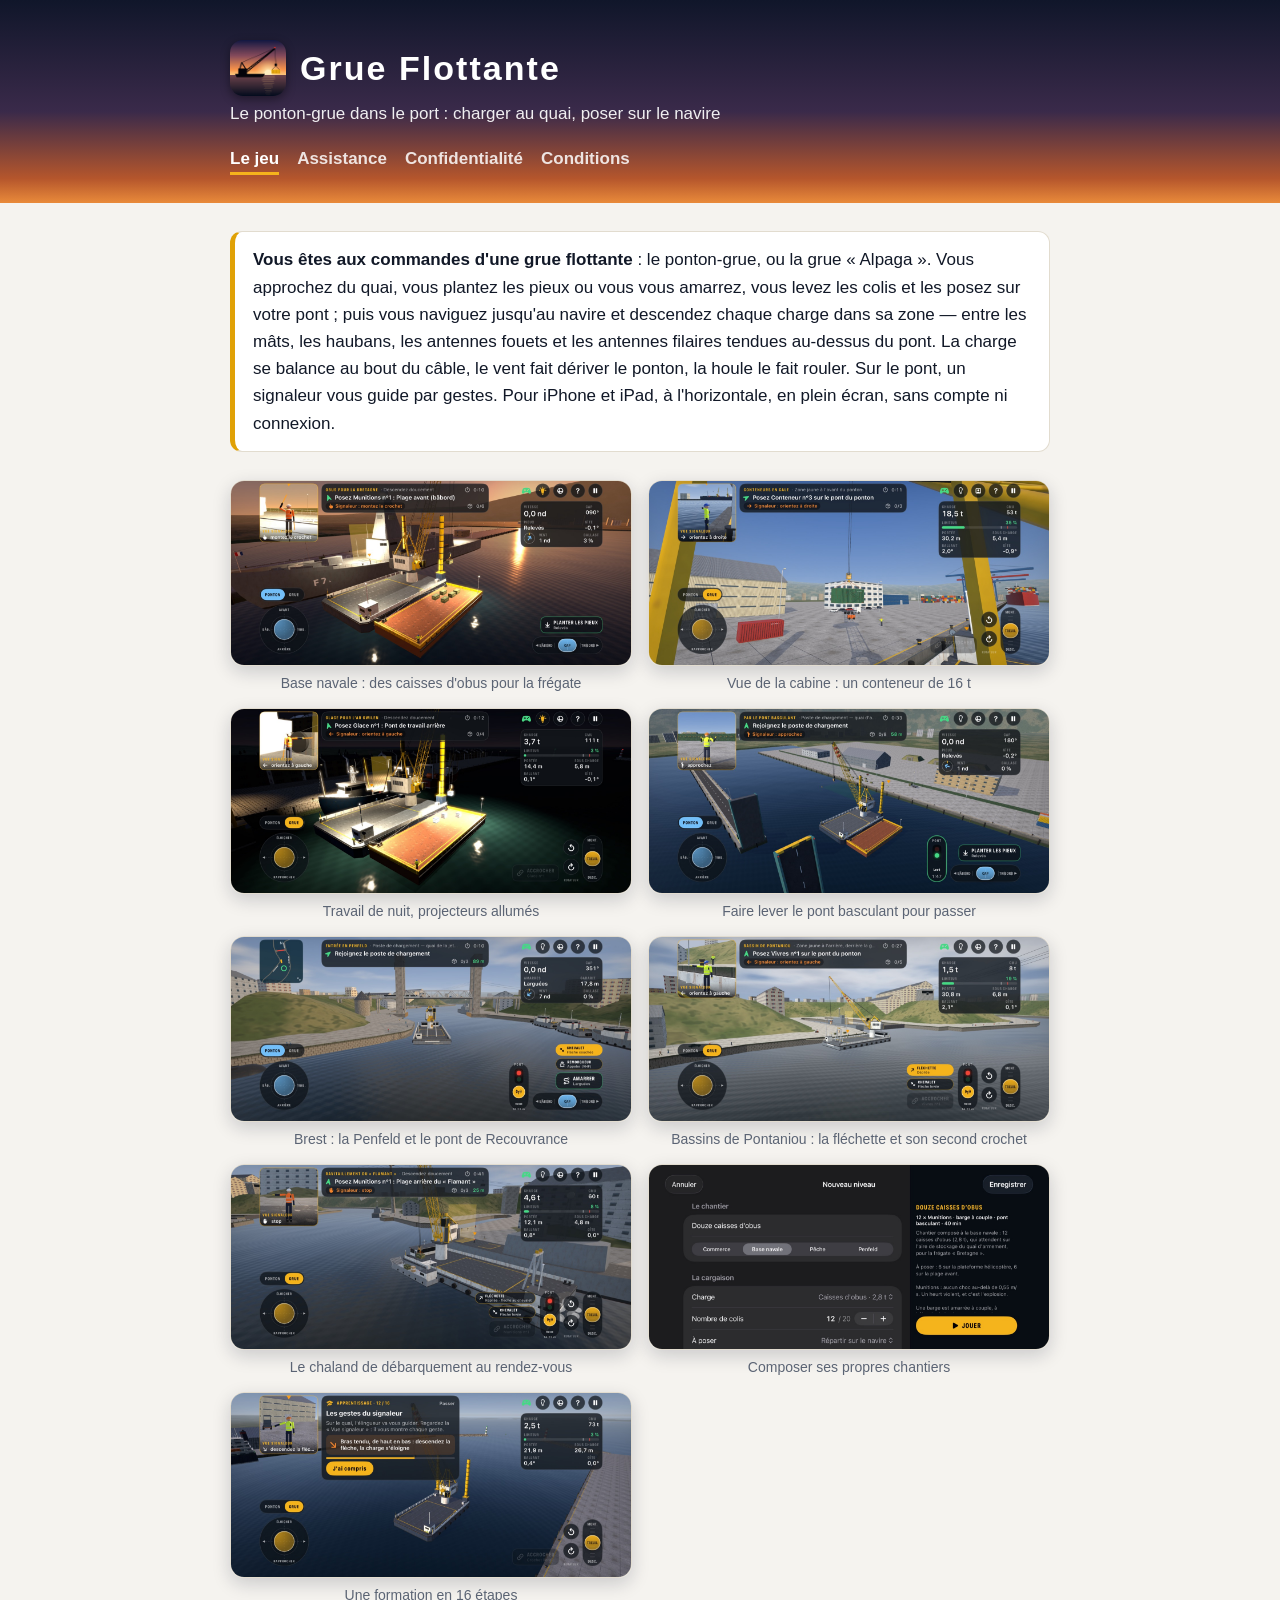
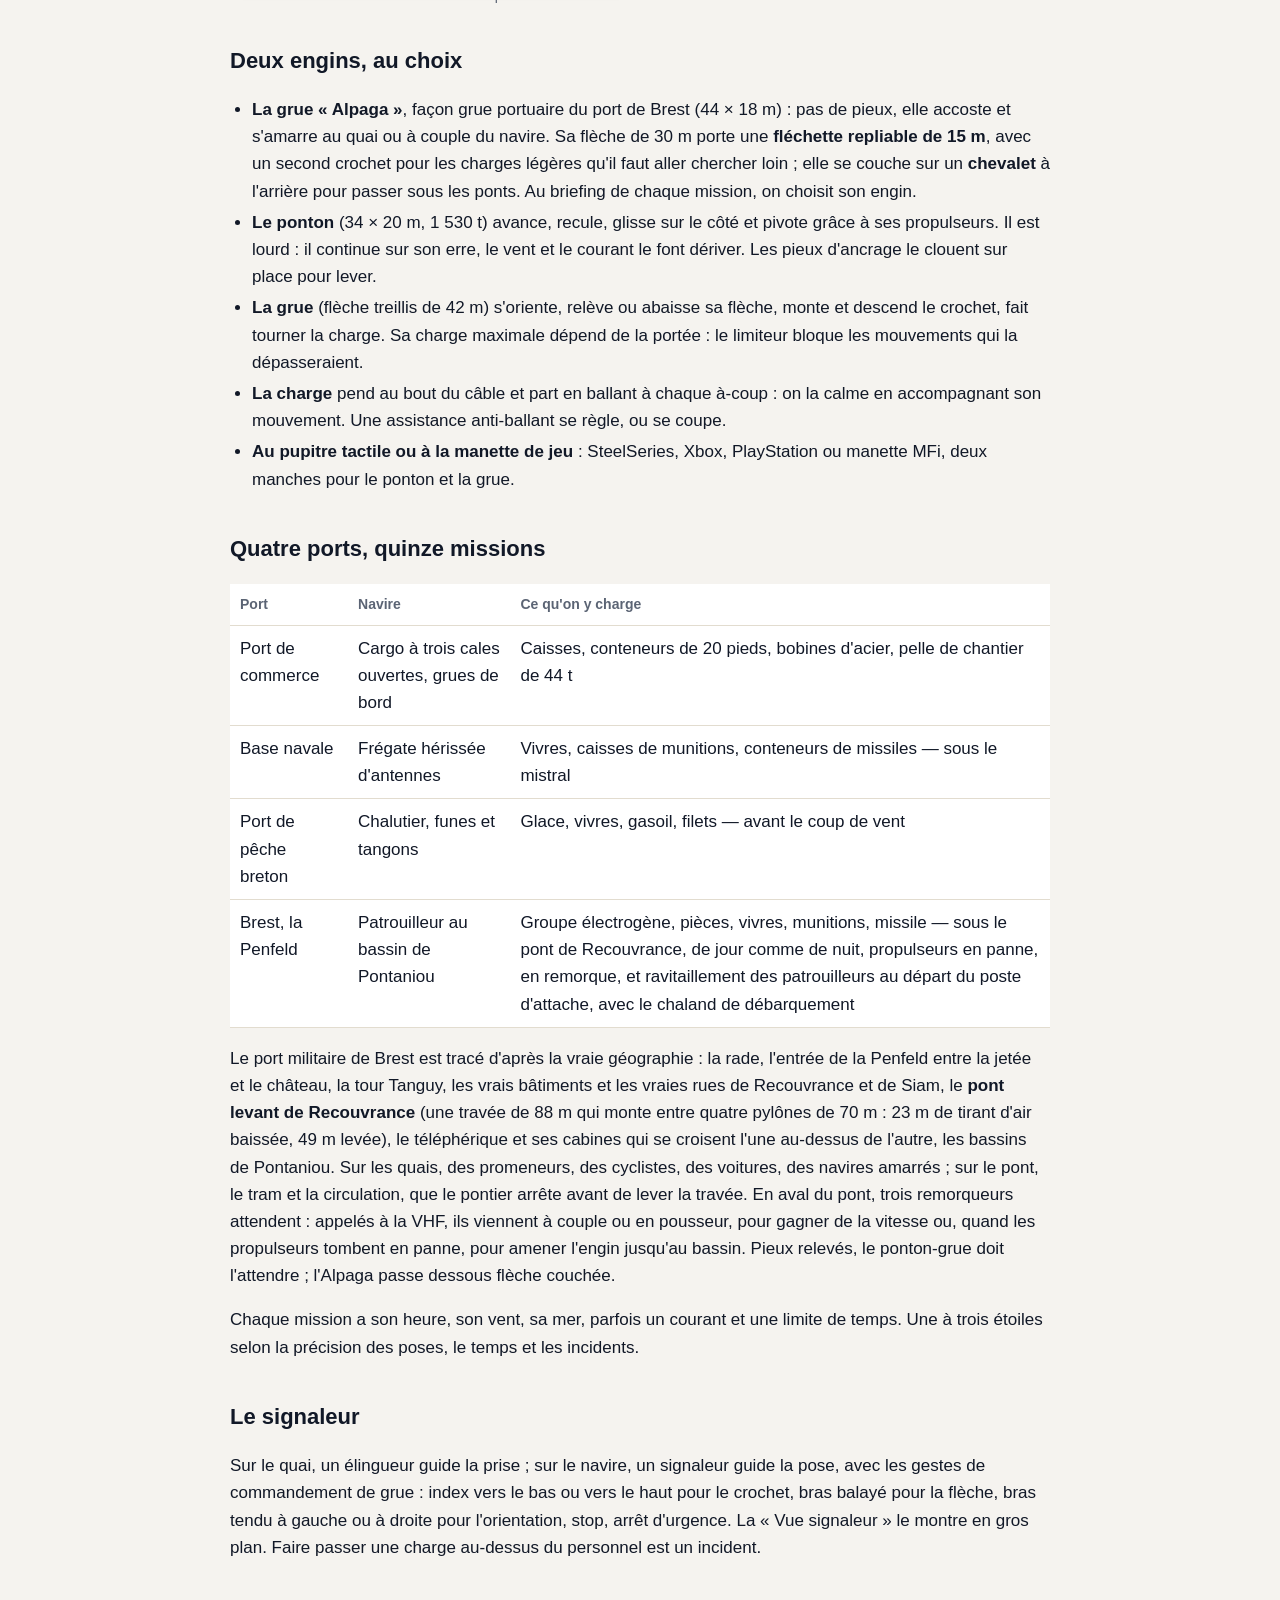
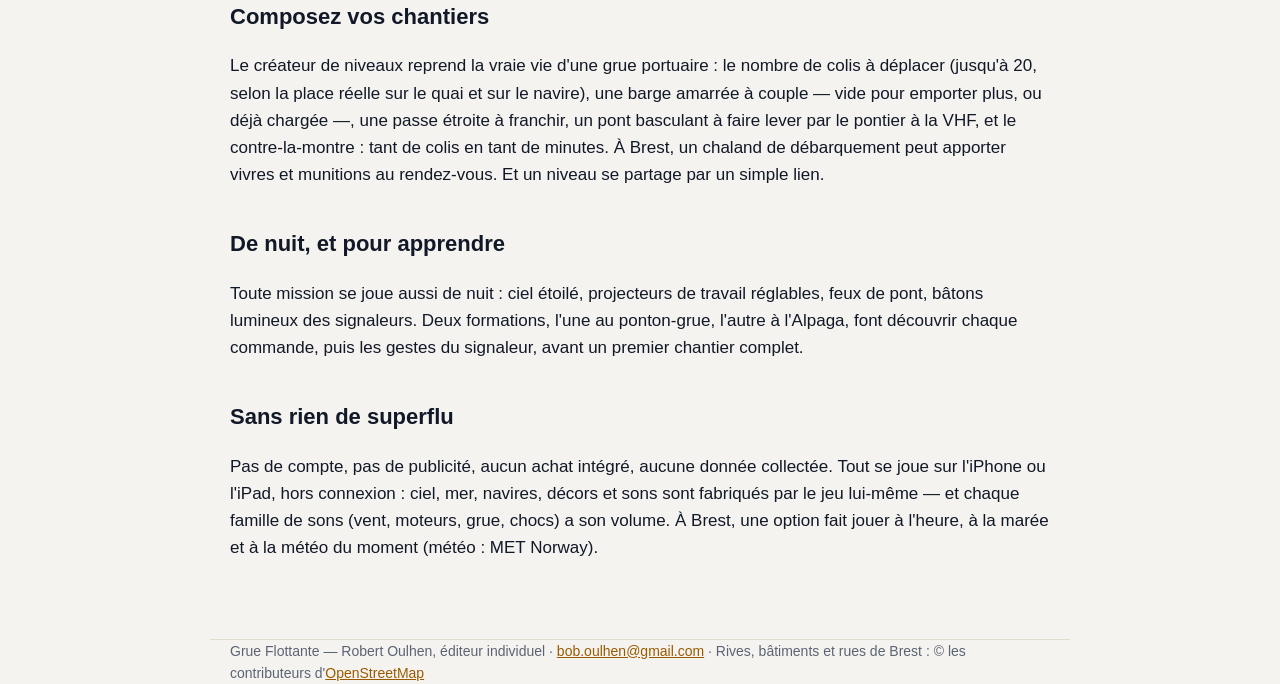
<file: index.html>
<!doctype html>
<html lang="fr">
<head>
<meta charset="utf-8">
<meta name="viewport" content="width=device-width, initial-scale=1">
<title>Grue Flottante — le ponton-grue dans le port, pour iPhone et iPad</title>
<meta name="description" content="Grue Flottante : pilotez un ponton-grue ou la grue « Alpaga », chargez au quai et posez sur le navire entre mâts, haubans et antennes. Port de commerce, base navale, port de pêche, et le port militaire de Brest : la Penfeld, le pont de Recouvrance, les bassins de Pontaniou. Pour iPhone et iPad, sans compte ni connexion.">
<link rel="icon" href="images/icone.png">
<link rel="apple-touch-icon" href="images/icone.png">
<link rel="stylesheet" href="style.css">
</head>
<body>
<header class="bandeau">
  <div class="dedans">
    <h1><img class="icone" src="images/icone.png" alt="" width="56" height="56">Grue Flottante</h1>
    <p class="accroche">Le ponton-grue dans le port : charger au quai, poser sur le navire</p>
    <nav>
      <a href="index.html" aria-current="page">Le jeu</a>
      <a href="assistance.html">Assistance</a>
      <a href="confidentialite.html">Confidentialité</a>
      <a href="conditions.html">Conditions</a>
    </nav>
  </div>
</header>
<main class="dedans">
  <div class="encadre">
    <p><strong>Vous êtes aux commandes d'une grue flottante</strong> : le ponton-grue, ou la grue
    « Alpaga ». Vous approchez du quai, vous plantez les pieux ou vous vous amarrez, vous levez les
    colis et les posez sur votre pont ; puis vous naviguez jusqu'au
    navire et descendez chaque charge dans sa zone — entre les mâts, les haubans, les antennes fouets et
    les antennes filaires tendues au-dessus du pont. La charge se balance au bout du câble, le vent fait
    dériver le ponton, la houle le fait rouler. Sur le pont, un signaleur vous guide par gestes. Pour
    iPhone et iPad, à l'horizontale, en plein écran, sans compte ni connexion.</p>
  </div>

  <div class="galerie">
    <figure><img src="images/munitions.jpg" alt="Au coucher du soleil, la grue du ponton reprend une caisse d'obus sur la barge amarrée à couple, à côté de la frégate « Bretagne » ; en encart, le signaleur de la frégate fait « montez le crochet »." width="1400" height="644">
      <figcaption>Base navale : des caisses d'obus pour la frégate</figcaption></figure>
    <figure><img src="images/conteneur.jpg" alt="Vue de la cabine du grutier : un conteneur vert de 16 tonnes suspendu au crochet au-dessus du quai, la charge, la CMU et la portée affichées à droite." loading="lazy" width="1400" height="644">
      <figcaption>Vue de la cabine : un conteneur de 16 t</figcaption></figure>
    <figure><img src="images/nuit.jpg" alt="De nuit, au port de pêche, les projecteurs de la grue éclairent la barge et un bac de glace levé pour le chalutier." loading="lazy" width="1400" height="644">
      <figcaption>Travail de nuit, projecteurs allumés</figcaption></figure>
    <figure><img src="images/pont-basculant.jpg" alt="Les deux volées d'un pont basculant levées au-dessus d'une passe étroite ; le ponton-grue et sa barge s'y présentent." loading="lazy" width="1400" height="644">
      <figcaption>Faire lever le pont basculant pour passer</figcaption></figure>
    <figure><img src="images/penfeld.jpg" alt="Brest : la grue Alpaga, flèche couchée sur son chevalet, remonte la Penfeld entre les quais vers le pont levant de Recouvrance et ses quatre pylônes ; la tour Tanguy à gauche." loading="lazy" width="1400" height="644">
      <figcaption>Brest : la Penfeld et le pont de Recouvrance</figcaption></figure>
    <figure><img src="images/pontaniou.jpg" alt="La grue Alpaga amarrée devant les bassins de Pontaniou, fléchette dépliée, lève une palette de vivres ; le patrouilleur attend dans le bassin n°2." loading="lazy" width="1400" height="644">
      <figcaption>Bassins de Pontaniou : la fléchette et son second crochet</figcaption></figure>
    <figure><img src="images/chaland.jpg" alt="Le chaland de débarquement à couple de la grue Alpaga, le long d'un patrouilleur : la grue transborde une caisse de munitions ; vivres et munitions attendent sur le pont du chaland." loading="lazy" width="1400" height="644">
      <figcaption>Le chaland de débarquement au rendez-vous</figcaption></figure>
    <figure><img src="images/createur.jpg" alt="L'écran de création de niveau : douze caisses d'obus, barge à couple, pont basculant, contre la montre en 40 minutes ; à droite, le briefing de la mission." loading="lazy" width="1400" height="644">
      <figcaption>Composer ses propres chantiers</figcaption></figure>
    <figure><img src="images/apprentissage.jpg" alt="Mode apprentissage, étape 12 sur 16 : le moniteur présente les gestes du signaleur, que la vue signaleur montre en gros plan." loading="lazy" width="1400" height="644">
      <figcaption>Une formation en 16 étapes</figcaption></figure>
  </div>

  <h2>Deux engins, au choix</h2>
  <ul>
    <li><strong>La grue « Alpaga »</strong>, façon grue portuaire du port de Brest (44 × 18 m) : pas
    de pieux, elle accoste et s'amarre au quai ou à couple du navire. Sa flèche de 30 m porte une
    <strong>fléchette repliable de 15 m</strong>, avec un second crochet pour les charges légères qu'il
    faut aller chercher loin ; elle se couche sur un <strong>chevalet</strong> à l'arrière pour passer
    sous les ponts. Au briefing de chaque mission, on choisit son engin.</li>
    <li><strong>Le ponton</strong> (34 × 20 m, 1 530 t) avance, recule, glisse sur le côté et pivote grâce
    à ses propulseurs. Il est lourd : il continue sur son erre, le vent et le courant le font dériver.
    Les pieux d'ancrage le clouent sur place pour lever.</li>
    <li><strong>La grue</strong> (flèche treillis de 42 m) s'oriente, relève ou abaisse sa flèche,
    monte et descend le crochet, fait tourner la charge. Sa charge maximale dépend de la portée : le
    limiteur bloque les mouvements qui la dépasseraient.</li>
    <li><strong>La charge</strong> pend au bout du câble et part en ballant à chaque à-coup : on la
    calme en accompagnant son mouvement. Une assistance anti-ballant se règle, ou se coupe.</li>
    <li><strong>Au pupitre tactile ou à la manette de jeu</strong> : SteelSeries, Xbox, PlayStation ou
    manette MFi, deux manches pour le ponton et la grue.</li>
  </ul>

  <h2>Quatre ports, quinze missions</h2>
  <table>
    <tr><th>Port</th><th>Navire</th><th>Ce qu'on y charge</th></tr>
    <tr><td>Port de commerce</td><td>Cargo à trois cales ouvertes, grues de bord</td><td>Caisses, conteneurs
    de 20 pieds, bobines d'acier, pelle de chantier de 44 t</td></tr>
    <tr><td>Base navale</td><td>Frégate hérissée d'antennes</td><td>Vivres, caisses de munitions,
    conteneurs de missiles — sous le mistral</td></tr>
    <tr><td>Port de pêche breton</td><td>Chalutier, funes et tangons</td><td>Glace, vivres, gasoil,
    filets — avant le coup de vent</td></tr>
    <tr><td>Brest, la Penfeld</td><td>Patrouilleur au bassin de Pontaniou</td><td>Groupe électrogène,
    pièces, vivres, munitions, missile — sous le pont de Recouvrance, de jour comme de nuit, propulseurs
    en panne, en remorque, et ravitaillement des patrouilleurs au départ du poste d'attache, avec le chaland
    de débarquement</td></tr>
  </table>
  <p>Le port militaire de Brest est tracé d'après la vraie géographie : la rade, l'entrée de la
  Penfeld entre la jetée et le château, la tour Tanguy, les vrais bâtiments et les vraies rues de
  Recouvrance et de Siam, le <strong>pont levant de Recouvrance</strong>
  (une travée de 88 m qui monte entre quatre pylônes de 70 m : 23 m de tirant d'air baissée, 49 m
  levée), le téléphérique et ses cabines qui se croisent l'une au-dessus de l'autre, les bassins de
  Pontaniou. Sur les quais, des promeneurs, des cyclistes, des voitures, des navires amarrés ; sur le
  pont, le tram et la circulation, que le pontier arrête avant de lever la travée. En aval du pont,
  trois remorqueurs attendent : appelés à la VHF, ils viennent à couple ou en pousseur, pour gagner de la
  vitesse ou, quand les propulseurs tombent en panne, pour amener l'engin jusqu'au bassin. Pieux relevés, le ponton-grue doit
  l'attendre ; l'Alpaga passe dessous flèche couchée.</p>
  <p>Chaque mission a son heure, son vent, sa mer, parfois un courant et une limite de temps. Une à
  trois étoiles selon la précision des poses, le temps et les incidents.</p>

  <h2>Le signaleur</h2>
  <p>Sur le quai, un élingueur guide la prise ; sur le navire, un signaleur guide la pose, avec les gestes
  de commandement de grue : index vers le bas ou vers le haut pour le crochet, bras balayé pour la flèche,
  bras tendu à gauche ou à droite pour l'orientation, stop, arrêt d'urgence. La « Vue signaleur » le montre
  en gros plan. Faire passer une charge au-dessus du personnel est un incident.</p>

  <h2>Composez vos chantiers</h2>
  <p>Le créateur de niveaux reprend la vraie vie d'une grue portuaire : le nombre de colis à déplacer
  (jusqu'à 20, selon la place réelle sur le quai et sur le navire), une barge amarrée à couple — vide pour
  emporter plus, ou déjà chargée —, une passe étroite à franchir, un pont basculant à faire lever par le
  pontier à la VHF, et le contre-la-montre : tant de colis en tant de minutes. À Brest, un chaland de
  débarquement peut apporter vivres et munitions au rendez-vous. Et un niveau se partage par un simple
  lien.</p>

  <h2>De nuit, et pour apprendre</h2>
  <p>Toute mission se joue aussi de nuit : ciel étoilé, projecteurs de travail réglables, feux de pont,
  bâtons lumineux des signaleurs. Deux formations, l'une au ponton-grue, l'autre à l'Alpaga, font découvrir
  chaque commande, puis les gestes du signaleur, avant un premier chantier complet.</p>

  <h2>Sans rien de superflu</h2>
  <p>Pas de compte, pas de publicité, aucun achat intégré, aucune donnée collectée. Tout se joue sur
  l'iPhone ou l'iPad, hors connexion : ciel, mer, navires, décors et sons sont fabriqués par le jeu lui-même —
  et chaque famille de sons (vent, moteurs, grue, chocs) a son volume. À Brest, une option fait jouer à
  l'heure, à la marée et à la météo du moment (météo : MET Norway).</p>
</main>
<footer class="dedans">Grue Flottante — Robert Oulhen, éditeur individuel · <a href="mailto:bob.oulhen@gmail.com">bob.oulhen@gmail.com</a> · Rives, bâtiments et rues de Brest : © les contributeurs d'<a href="https://www.openstreetmap.org/copyright">OpenStreetMap</a></footer>
</body>
</html>
</file>
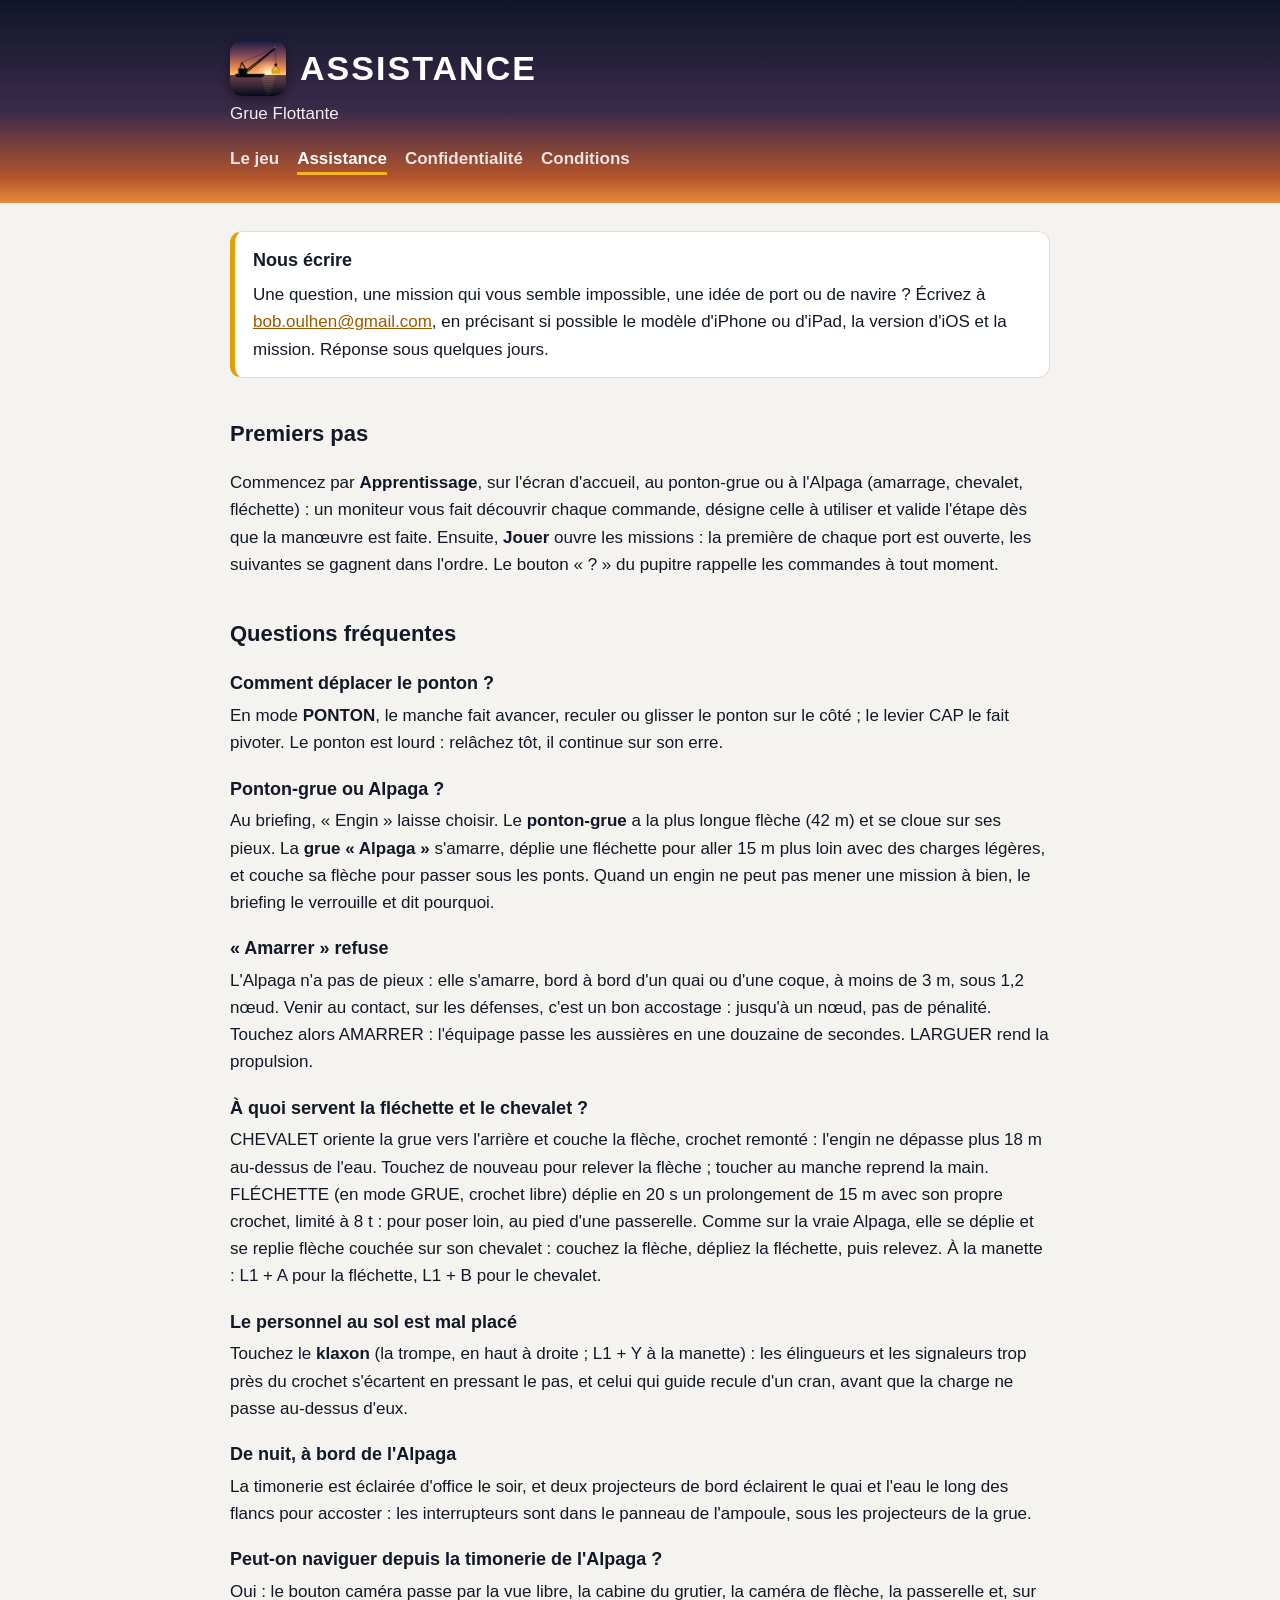
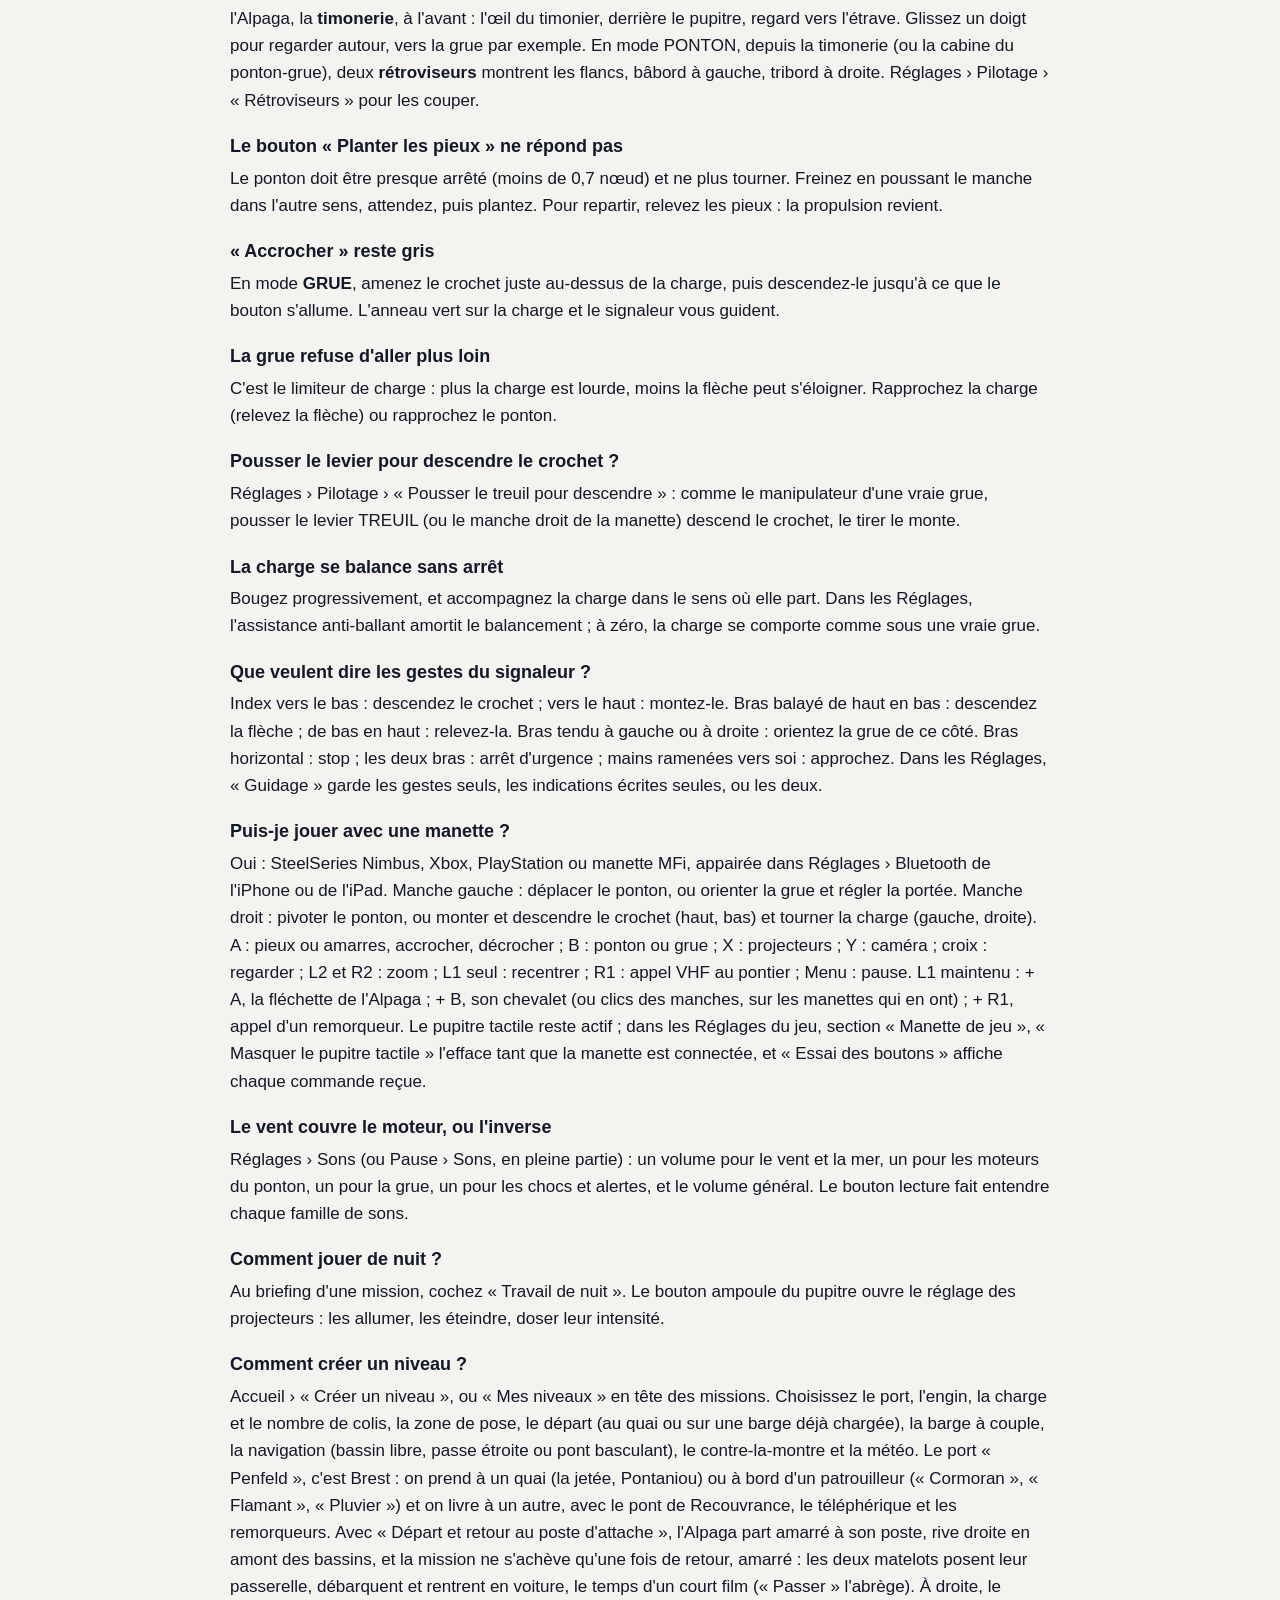
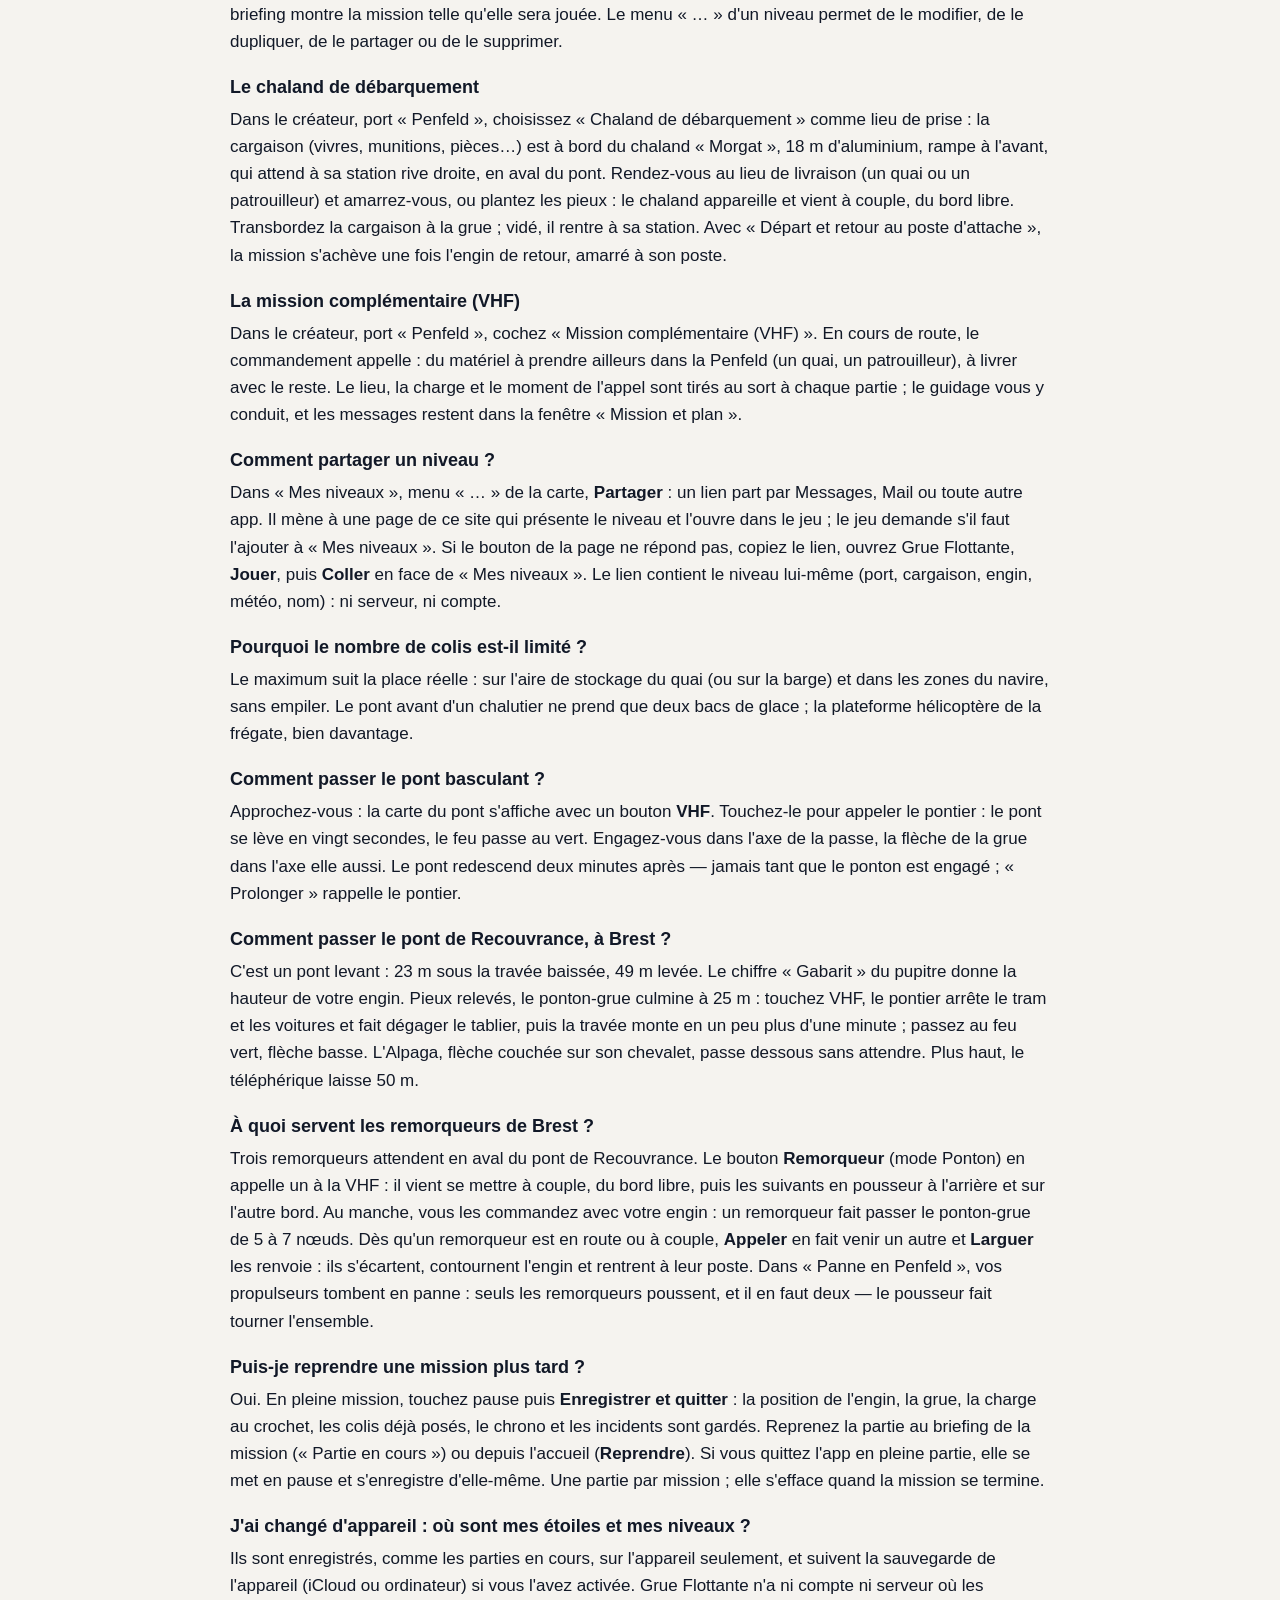
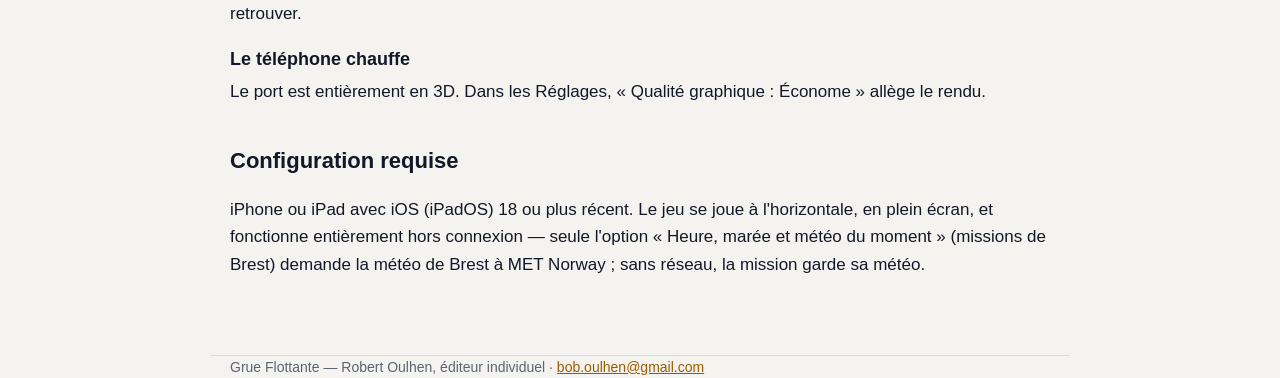
<file: assistance.html>
<!doctype html>
<html lang="fr">
<head>
<meta charset="utf-8">
<meta name="viewport" content="width=device-width, initial-scale=1">
<title>Assistance — Grue Flottante</title>
<meta name="description" content="Aide de Grue Flottante : piloter le ponton, planter les pieux ou s'amarrer, la fléchette et le chevalet de l'Alpaga, accrocher et poser une charge, lire les gestes du signaleur, créer et partager un niveau, le chaland de débarquement, faire lever un pont. Et comment nous écrire.">
<link rel="icon" href="images/icone.png">
<link rel="apple-touch-icon" href="images/icone.png">
<link rel="stylesheet" href="style.css">
</head>
<body>
<header class="bandeau">
  <div class="dedans">
    <h1><img class="icone" src="images/icone.png" alt="" width="56" height="56">ASSISTANCE</h1>
    <p class="accroche">Grue Flottante</p>
    <nav>
      <a href="index.html">Le jeu</a>
      <a href="assistance.html" aria-current="page">Assistance</a>
      <a href="confidentialite.html">Confidentialité</a>
      <a href="conditions.html">Conditions</a>
    </nav>
  </div>
</header>
<main class="dedans">
  <div class="encadre">
    <h3>Nous écrire</h3>
    <p>Une question, une mission qui vous semble impossible, une idée de port ou de navire ? Écrivez à
    <a href="mailto:bob.oulhen@gmail.com?subject=Grue%20Flottante">bob.oulhen@gmail.com</a>, en précisant si
    possible le modèle d'iPhone ou d'iPad, la version d'iOS et la mission. Réponse sous quelques jours.</p>
  </div>

  <h2>Premiers pas</h2>
  <p>Commencez par <strong>Apprentissage</strong>, sur l'écran d'accueil, au ponton-grue ou à l'Alpaga
  (amarrage, chevalet, fléchette) : un moniteur vous fait découvrir chaque commande, désigne celle à
  utiliser et valide l'étape dès que la manœuvre est faite. Ensuite,
  <strong>Jouer</strong> ouvre les missions : la première de chaque port est ouverte, les suivantes se
  gagnent dans l'ordre. Le bouton « ? » du pupitre rappelle les commandes à tout moment.</p>

  <h2>Questions fréquentes</h2>

  <h3>Comment déplacer le ponton ?</h3>
  <p>En mode <strong>PONTON</strong>, le manche fait avancer, reculer ou glisser le ponton sur le côté ;
  le levier CAP le fait pivoter. Le ponton est lourd : relâchez tôt, il continue sur son erre.</p>

  <h3>Ponton-grue ou Alpaga ?</h3>
  <p>Au briefing, « Engin » laisse choisir. Le <strong>ponton-grue</strong> a la plus longue flèche
  (42 m) et se cloue sur ses pieux. La <strong>grue « Alpaga »</strong> s'amarre, déplie une fléchette
  pour aller 15 m plus loin avec des charges légères, et couche sa flèche pour passer sous les ponts.
  Quand un engin ne peut pas mener une mission à bien, le briefing le verrouille et dit pourquoi.</p>

  <h3>« Amarrer » refuse</h3>
  <p>L'Alpaga n'a pas de pieux : elle s'amarre, bord à bord d'un quai ou d'une coque, à moins de 3 m,
  sous 1,2 nœud. Venir au contact, sur les défenses, c'est un bon accostage : jusqu'à un nœud, pas de
  pénalité. Touchez alors AMARRER : l'équipage passe les aussières en une douzaine de secondes.
  LARGUER rend la propulsion.</p>

  <h3>À quoi servent la fléchette et le chevalet ?</h3>
  <p>CHEVALET oriente la grue vers l'arrière et couche la flèche, crochet remonté : l'engin ne dépasse
  plus 18 m au-dessus de l'eau. Touchez de nouveau pour relever la flèche ; toucher au manche reprend
  la main. FLÉCHETTE (en mode GRUE, crochet libre) déplie en 20 s un prolongement de 15 m avec son
  propre crochet, limité à 8 t : pour poser loin, au pied d'une passerelle. Comme sur la vraie Alpaga,
  elle se déplie et se replie flèche couchée sur son chevalet : couchez la flèche, dépliez la
  fléchette, puis relevez. À la manette : L1 + A pour la fléchette, L1 + B pour le chevalet.</p>

  <h3>Le personnel au sol est mal placé</h3>
  <p>Touchez le <strong>klaxon</strong> (la trompe, en haut à droite ; L1 + Y à la manette) : les élingueurs
  et les signaleurs trop près du crochet s'écartent en pressant le pas, et celui qui guide recule d'un cran,
  avant que la charge ne passe au-dessus d'eux.</p>

  <h3>De nuit, à bord de l'Alpaga</h3>
  <p>La timonerie est éclairée d'office le soir, et deux projecteurs de bord éclairent le quai et l'eau le
  long des flancs pour accoster : les interrupteurs sont dans le panneau de l'ampoule, sous les projecteurs
  de la grue.</p>

  <h3>Peut-on naviguer depuis la timonerie de l'Alpaga ?</h3>
  <p>Oui : le bouton caméra passe par la vue libre, la cabine du grutier, la caméra de flèche, la
  passerelle et, sur l'Alpaga, la <strong>timonerie</strong>, à l'avant : l'œil du timonier, derrière
  le pupitre, regard vers l'étrave. Glissez un doigt pour regarder autour, vers la grue par exemple.
  En mode PONTON, depuis la timonerie (ou la cabine du ponton-grue), deux <strong>rétroviseurs</strong>
  montrent les flancs, bâbord à gauche, tribord à droite. Réglages › Pilotage › « Rétroviseurs » pour
  les couper.</p>

  <h3>Le bouton « Planter les pieux » ne répond pas</h3>
  <p>Le ponton doit être presque arrêté (moins de 0,7 nœud) et ne plus tourner. Freinez en poussant le
  manche dans l'autre sens, attendez, puis plantez. Pour repartir, relevez les pieux : la propulsion
  revient.</p>

  <h3>« Accrocher » reste gris</h3>
  <p>En mode <strong>GRUE</strong>, amenez le crochet juste au-dessus de la charge, puis descendez-le
  jusqu'à ce que le bouton s'allume. L'anneau vert sur la charge et le signaleur vous guident.</p>

  <h3>La grue refuse d'aller plus loin</h3>
  <p>C'est le limiteur de charge : plus la charge est lourde, moins la flèche peut s'éloigner. Rapprochez
  la charge (relevez la flèche) ou rapprochez le ponton.</p>

  <h3>Pousser le levier pour descendre le crochet ?</h3>
  <p>Réglages › Pilotage › « Pousser le treuil pour descendre » : comme le manipulateur d'une vraie
  grue, pousser le levier TREUIL (ou le manche droit de la manette) descend le crochet, le tirer le
  monte.</p>

  <h3>La charge se balance sans arrêt</h3>
  <p>Bougez progressivement, et accompagnez la charge dans le sens où elle part. Dans les Réglages,
  l'assistance anti-ballant amortit le balancement ; à zéro, la charge se comporte comme sous une vraie
  grue.</p>

  <h3>Que veulent dire les gestes du signaleur ?</h3>
  <p>Index vers le bas : descendez le crochet ; vers le haut : montez-le. Bras balayé de haut en bas :
  descendez la flèche ; de bas en haut : relevez-la. Bras tendu à gauche ou à droite : orientez la grue de
  ce côté. Bras horizontal : stop ; les deux bras : arrêt d'urgence ; mains ramenées vers soi :
  approchez. Dans les Réglages, « Guidage » garde les gestes seuls, les indications écrites seules, ou les
  deux.</p>

  <h3>Puis-je jouer avec une manette ?</h3>
  <p>Oui : SteelSeries Nimbus, Xbox, PlayStation ou manette MFi, appairée dans Réglages › Bluetooth de
  l'iPhone ou de l'iPad. Manche gauche : déplacer le ponton, ou orienter la grue et régler la portée. Manche droit :
  pivoter le ponton, ou monter et descendre le crochet (haut, bas) et tourner la charge (gauche, droite).
  A : pieux ou amarres, accrocher, décrocher ; B : ponton ou grue ; X : projecteurs ; Y : caméra ; croix : regarder ;
  L2 et R2 : zoom ; L1 seul : recentrer ; R1 : appel VHF au pontier ; Menu : pause. L1 maintenu :
  + A, la fléchette de l'Alpaga ; + B, son chevalet (ou clics des manches, sur les manettes qui en ont) ;
  + R1, appel d'un remorqueur. Le pupitre tactile reste actif ; dans les Réglages du jeu, section
  « Manette de jeu », « Masquer le pupitre tactile » l'efface tant que la manette est connectée, et
  « Essai des boutons » affiche chaque commande reçue.</p>

  <h3>Le vent couvre le moteur, ou l'inverse</h3>
  <p>Réglages › Sons (ou Pause › Sons, en pleine partie) : un volume pour le vent et la mer, un pour les
  moteurs du ponton, un pour la grue, un pour les chocs et alertes, et le volume général. Le bouton
  lecture fait entendre chaque famille de sons.</p>

  <h3>Comment jouer de nuit ?</h3>
  <p>Au briefing d'une mission, cochez « Travail de nuit ». Le bouton ampoule du pupitre ouvre le réglage
  des projecteurs : les allumer, les éteindre, doser leur intensité.</p>

  <h3>Comment créer un niveau ?</h3>
  <p>Accueil › « Créer un niveau », ou « Mes niveaux » en tête des missions. Choisissez le port, l'engin, la charge
  et le nombre de colis, la zone de pose, le départ (au quai ou sur une barge déjà chargée), la barge à
  couple, la navigation (bassin libre, passe étroite ou pont basculant), le contre-la-montre et la météo.
  Le port « Penfeld », c'est Brest : on prend à un quai (la jetée, Pontaniou) ou à bord d'un patrouilleur
  (« Cormoran », « Flamant », « Pluvier ») et on livre à un autre, avec le pont de Recouvrance, le
  téléphérique et les remorqueurs. Avec « Départ et retour au poste d'attache », l'Alpaga part amarré à son
  poste, rive droite en amont des bassins, et la mission ne s'achève qu'une fois de retour, amarré : les
  deux matelots posent leur passerelle, débarquent et rentrent en voiture, le temps d'un court film
  (« Passer » l'abrège).
  À droite, le briefing montre la mission telle qu'elle sera jouée. Le menu « … » d'un niveau permet de le
  modifier, de le dupliquer, de le partager ou de le supprimer.</p>

  <h3>Le chaland de débarquement</h3>
  <p>Dans le créateur, port « Penfeld », choisissez « Chaland de débarquement » comme lieu de prise : la
  cargaison (vivres, munitions, pièces…) est à bord du chaland « Morgat », 18 m d'aluminium, rampe à
  l'avant, qui attend à sa station rive droite, en aval du pont. Rendez-vous au lieu de livraison (un quai
  ou un patrouilleur) et amarrez-vous, ou plantez les pieux : le chaland appareille et vient à couple, du
  bord libre. Transbordez la cargaison à la grue ; vidé, il rentre à sa station. Avec « Départ et retour
  au poste d'attache », la mission s'achève une fois l'engin de retour, amarré à son poste.</p>

  <h3>La mission complémentaire (VHF)</h3>
  <p>Dans le créateur, port « Penfeld », cochez « Mission complémentaire (VHF) ». En cours de route, le
  commandement appelle : du matériel à prendre ailleurs dans la Penfeld (un quai, un patrouilleur), à livrer
  avec le reste. Le lieu, la charge et le moment de l'appel sont tirés au sort à chaque partie ; le guidage
  vous y conduit, et les messages restent dans la fenêtre « Mission et plan ».</p>

  <h3>Comment partager un niveau ?</h3>
  <p>Dans « Mes niveaux », menu « … » de la carte, <strong>Partager</strong> : un lien part par Messages,
  Mail ou toute autre app. Il mène à une page de ce site qui présente le niveau et l'ouvre dans le jeu ;
  le jeu demande s'il faut l'ajouter à « Mes niveaux ». Si le bouton de la page ne répond pas, copiez le
  lien, ouvrez Grue Flottante, <strong>Jouer</strong>, puis <strong>Coller</strong> en face de « Mes
  niveaux ». Le lien contient le niveau lui-même (port, cargaison, engin, météo, nom) : ni serveur, ni
  compte.</p>

  <h3>Pourquoi le nombre de colis est-il limité ?</h3>
  <p>Le maximum suit la place réelle : sur l'aire de stockage du quai (ou sur la barge) et dans les zones
  du navire, sans empiler. Le pont avant d'un chalutier ne prend que deux bacs de glace ; la plateforme
  hélicoptère de la frégate, bien davantage.</p>

  <h3>Comment passer le pont basculant ?</h3>
  <p>Approchez-vous : la carte du pont s'affiche avec un bouton <strong>VHF</strong>. Touchez-le pour
  appeler le pontier : le pont se lève en vingt secondes, le feu passe au vert. Engagez-vous dans l'axe de
  la passe, la flèche de la grue dans l'axe elle aussi. Le pont redescend deux minutes après — jamais tant
  que le ponton est engagé ; « Prolonger » rappelle le pontier.</p>

  <h3>Comment passer le pont de Recouvrance, à Brest ?</h3>
  <p>C'est un pont levant : 23 m sous la travée baissée, 49 m levée. Le chiffre « Gabarit » du pupitre
  donne la hauteur de votre engin. Pieux relevés, le ponton-grue culmine à 25 m : touchez VHF, le pontier
  arrête le tram et les voitures et fait dégager le tablier, puis la travée monte en un peu plus d'une
  minute ; passez au feu vert, flèche basse. L'Alpaga, flèche couchée sur son
  chevalet, passe dessous sans attendre. Plus haut, le téléphérique laisse 50 m.</p>

  <h3>À quoi servent les remorqueurs de Brest ?</h3>
  <p>Trois remorqueurs attendent en aval du pont de Recouvrance. Le bouton <strong>Remorqueur</strong>
  (mode Ponton) en appelle un à la VHF : il vient se mettre à couple, du bord libre, puis les suivants en
  pousseur à l'arrière et sur l'autre bord. Au manche, vous les commandez avec votre engin : un
  remorqueur fait passer le ponton-grue de 5 à 7 nœuds. Dès qu'un remorqueur est en route ou à couple,
  <strong>Appeler</strong> en fait venir un autre et <strong>Larguer</strong> les renvoie : ils s'écartent,
  contournent l'engin et rentrent à leur poste. Dans « Panne en Penfeld », vos propulseurs tombent en panne : seuls les remorqueurs poussent,
  et il en faut deux — le pousseur fait tourner l'ensemble.</p>

  <h3>Puis-je reprendre une mission plus tard ?</h3>
  <p>Oui. En pleine mission, touchez pause puis <strong>Enregistrer et quitter</strong> : la position de
  l'engin, la grue, la charge au crochet, les colis déjà posés, le chrono et les incidents sont gardés.
  Reprenez la partie au briefing de la mission (« Partie en cours ») ou depuis l'accueil
  (<strong>Reprendre</strong>). Si vous quittez l'app en pleine partie, elle se met en pause et
  s'enregistre d'elle-même. Une partie par mission ; elle s'efface quand la mission se termine.</p>

  <h3>J'ai changé d'appareil : où sont mes étoiles et mes niveaux ?</h3>
  <p>Ils sont enregistrés, comme les parties en cours, sur l'appareil seulement, et suivent la sauvegarde de l'appareil (iCloud ou
  ordinateur) si vous l'avez activée. Grue Flottante n'a ni compte ni serveur où les retrouver.</p>

  <h3>Le téléphone chauffe</h3>
  <p>Le port est entièrement en 3D. Dans les Réglages, « Qualité graphique : Économe » allège le rendu.</p>

  <h2>Configuration requise</h2>
  <p>iPhone ou iPad avec iOS (iPadOS) 18 ou plus récent. Le jeu se joue à l'horizontale, en plein écran, et fonctionne entièrement hors
  connexion — seule l'option « Heure, marée et météo du moment » (missions de Brest) demande la météo de Brest à
  MET Norway ; sans réseau, la mission garde sa météo.</p>
</main>
<footer class="dedans">Grue Flottante — Robert Oulhen, éditeur individuel · <a href="mailto:bob.oulhen@gmail.com">bob.oulhen@gmail.com</a></footer>
</body>
</html>
</file>
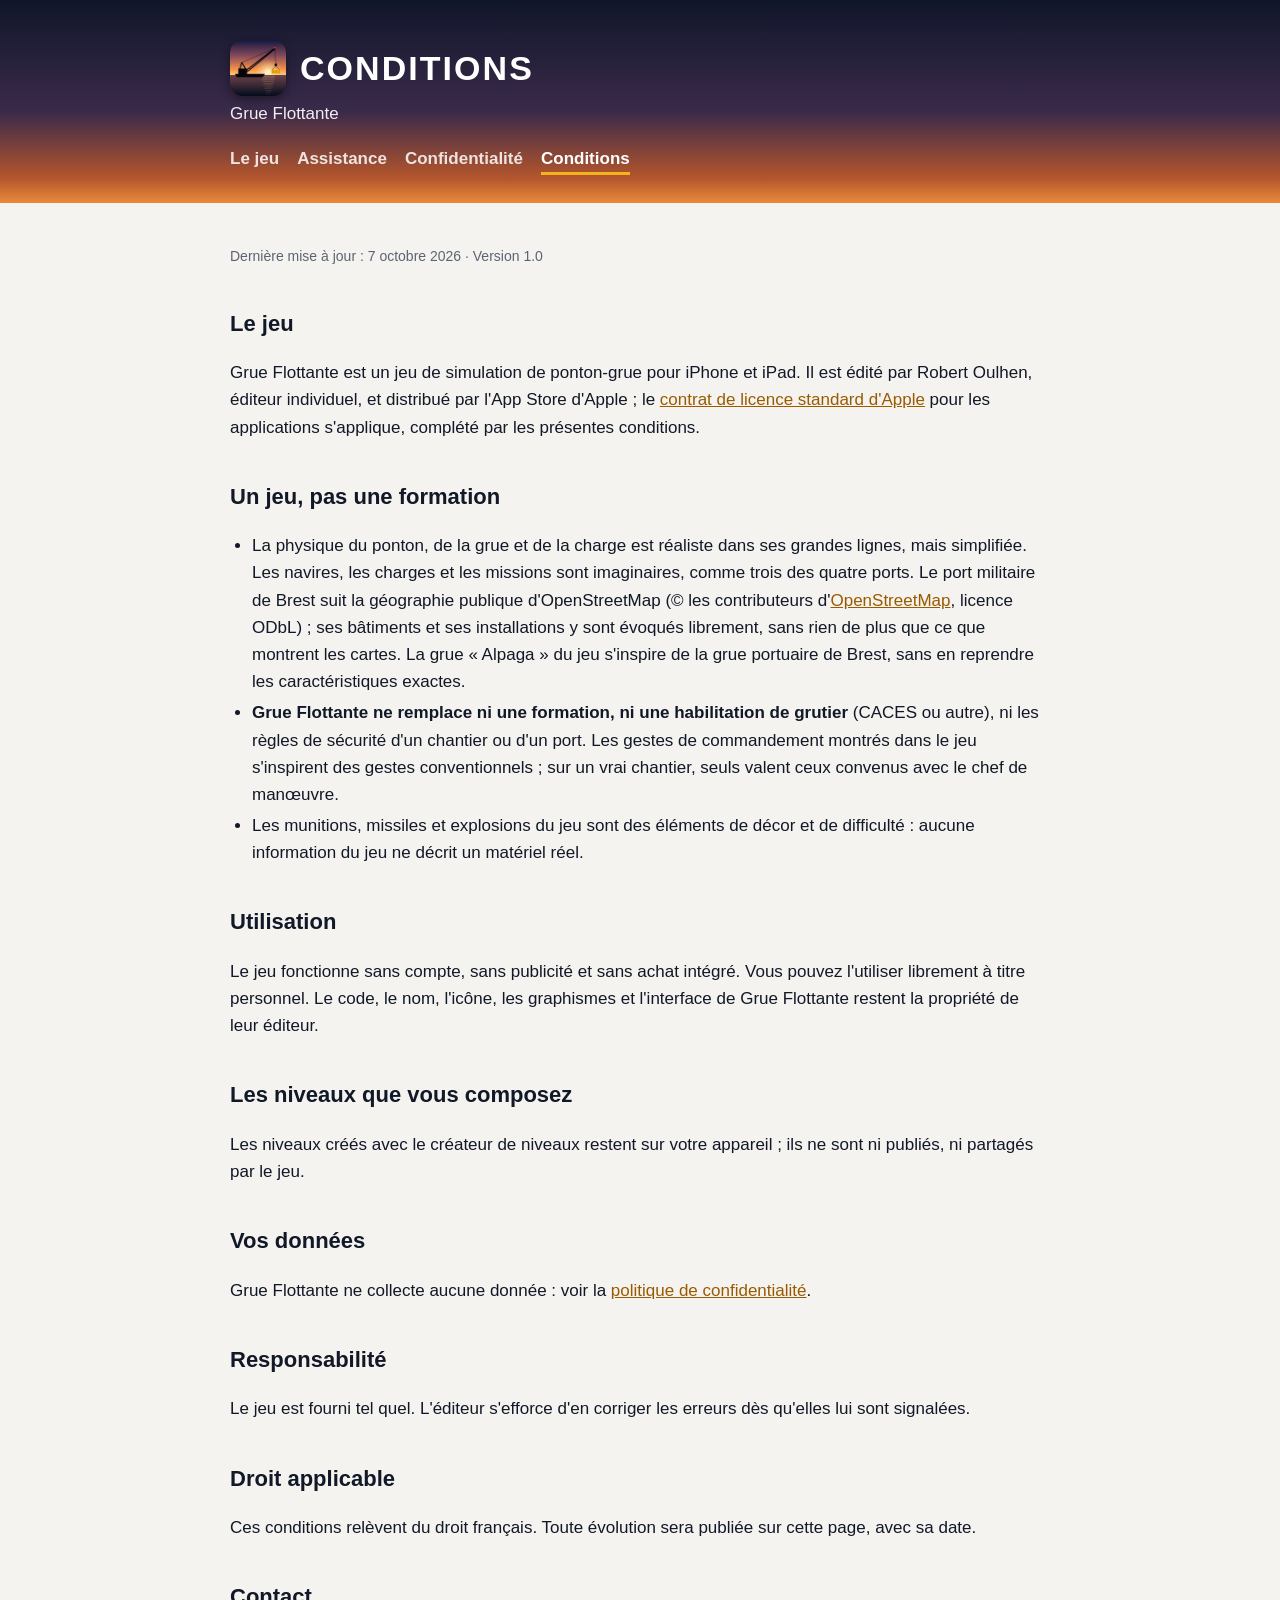
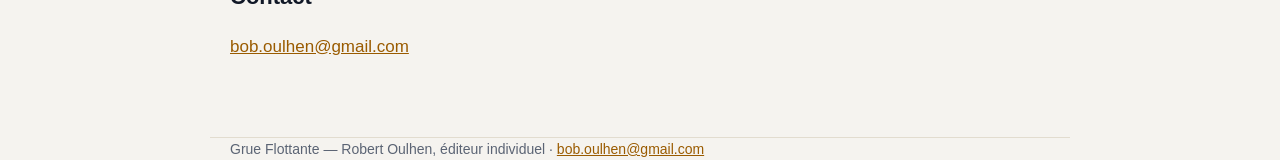
<file: conditions.html>
<!doctype html>
<html lang="fr">
<head>
<meta charset="utf-8">
<meta name="viewport" content="width=device-width, initial-scale=1">
<title>Conditions d'utilisation — Grue Flottante</title>
<meta name="description" content="Conditions d'utilisation de Grue Flottante, le jeu de ponton-grue pour iPhone et iPad.">
<link rel="icon" href="images/icone.png">
<link rel="apple-touch-icon" href="images/icone.png">
<link rel="stylesheet" href="style.css">
</head>
<body>
<header class="bandeau">
  <div class="dedans">
    <h1><img class="icone" src="images/icone.png" alt="" width="56" height="56">CONDITIONS</h1>
    <p class="accroche">Grue Flottante</p>
    <nav>
      <a href="index.html">Le jeu</a>
      <a href="assistance.html">Assistance</a>
      <a href="confidentialite.html">Confidentialité</a>
      <a href="conditions.html" aria-current="page">Conditions</a>
    </nav>
  </div>
</header>
<main class="dedans">
  <p class="date">Dernière mise à jour : 7 octobre 2026 · Version 1.0</p>

  <h2>Le jeu</h2>
  <p>Grue Flottante est un jeu de simulation de ponton-grue pour iPhone et iPad. Il est édité par Robert Oulhen,
  éditeur individuel, et distribué par l'App Store d'Apple ; le
  <a href="https://www.apple.com/legal/internet-services/itunes/dev/stdeula/">contrat de licence
  standard d'Apple</a> pour les applications s'applique, complété par les présentes conditions.</p>

  <h2>Un jeu, pas une formation</h2>
  <ul>
    <li>La physique du ponton, de la grue et de la charge est réaliste dans ses grandes lignes, mais
    simplifiée. Les navires, les charges et les missions sont imaginaires, comme trois des quatre ports.
    Le port militaire de Brest suit la géographie publique d'OpenStreetMap (© les contributeurs
    d'<a href="https://www.openstreetmap.org/copyright">OpenStreetMap</a>, licence ODbL) ; ses bâtiments
    et ses installations y sont évoqués librement, sans rien de plus que ce que montrent les cartes.
    La grue « Alpaga » du jeu s'inspire de la grue portuaire de Brest, sans en reprendre les
    caractéristiques exactes.</li>
    <li><strong>Grue Flottante ne remplace ni une formation, ni une habilitation de grutier</strong>
    (CACES ou autre), ni les règles de sécurité d'un chantier ou d'un port. Les gestes de commandement
    montrés dans le jeu s'inspirent des gestes conventionnels ; sur un vrai chantier, seuls valent ceux
    convenus avec le chef de manœuvre.</li>
    <li>Les munitions, missiles et explosions du jeu sont des éléments de décor et de difficulté : aucune
    information du jeu ne décrit un matériel réel.</li>
  </ul>

  <h2>Utilisation</h2>
  <p>Le jeu fonctionne sans compte, sans publicité et sans achat intégré. Vous pouvez l'utiliser librement
  à titre personnel. Le code, le nom, l'icône, les graphismes et l'interface de Grue Flottante restent la
  propriété de leur éditeur.</p>

  <h2>Les niveaux que vous composez</h2>
  <p>Les niveaux créés avec le créateur de niveaux restent sur votre appareil ; ils ne sont ni publiés, ni
  partagés par le jeu.</p>

  <h2>Vos données</h2>
  <p>Grue Flottante ne collecte aucune donnée : voir la <a href="confidentialite.html">politique de
  confidentialité</a>.</p>

  <h2>Responsabilité</h2>
  <p>Le jeu est fourni tel quel. L'éditeur s'efforce d'en corriger les erreurs dès qu'elles lui sont
  signalées.</p>

  <h2>Droit applicable</h2>
  <p>Ces conditions relèvent du droit français. Toute évolution sera publiée sur cette page, avec sa
  date.</p>

  <h2>Contact</h2>
  <p><a href="mailto:bob.oulhen@gmail.com">bob.oulhen@gmail.com</a></p>
</main>
<footer class="dedans">Grue Flottante — Robert Oulhen, éditeur individuel · <a href="mailto:bob.oulhen@gmail.com">bob.oulhen@gmail.com</a></footer>
</body>
</html>
</file>
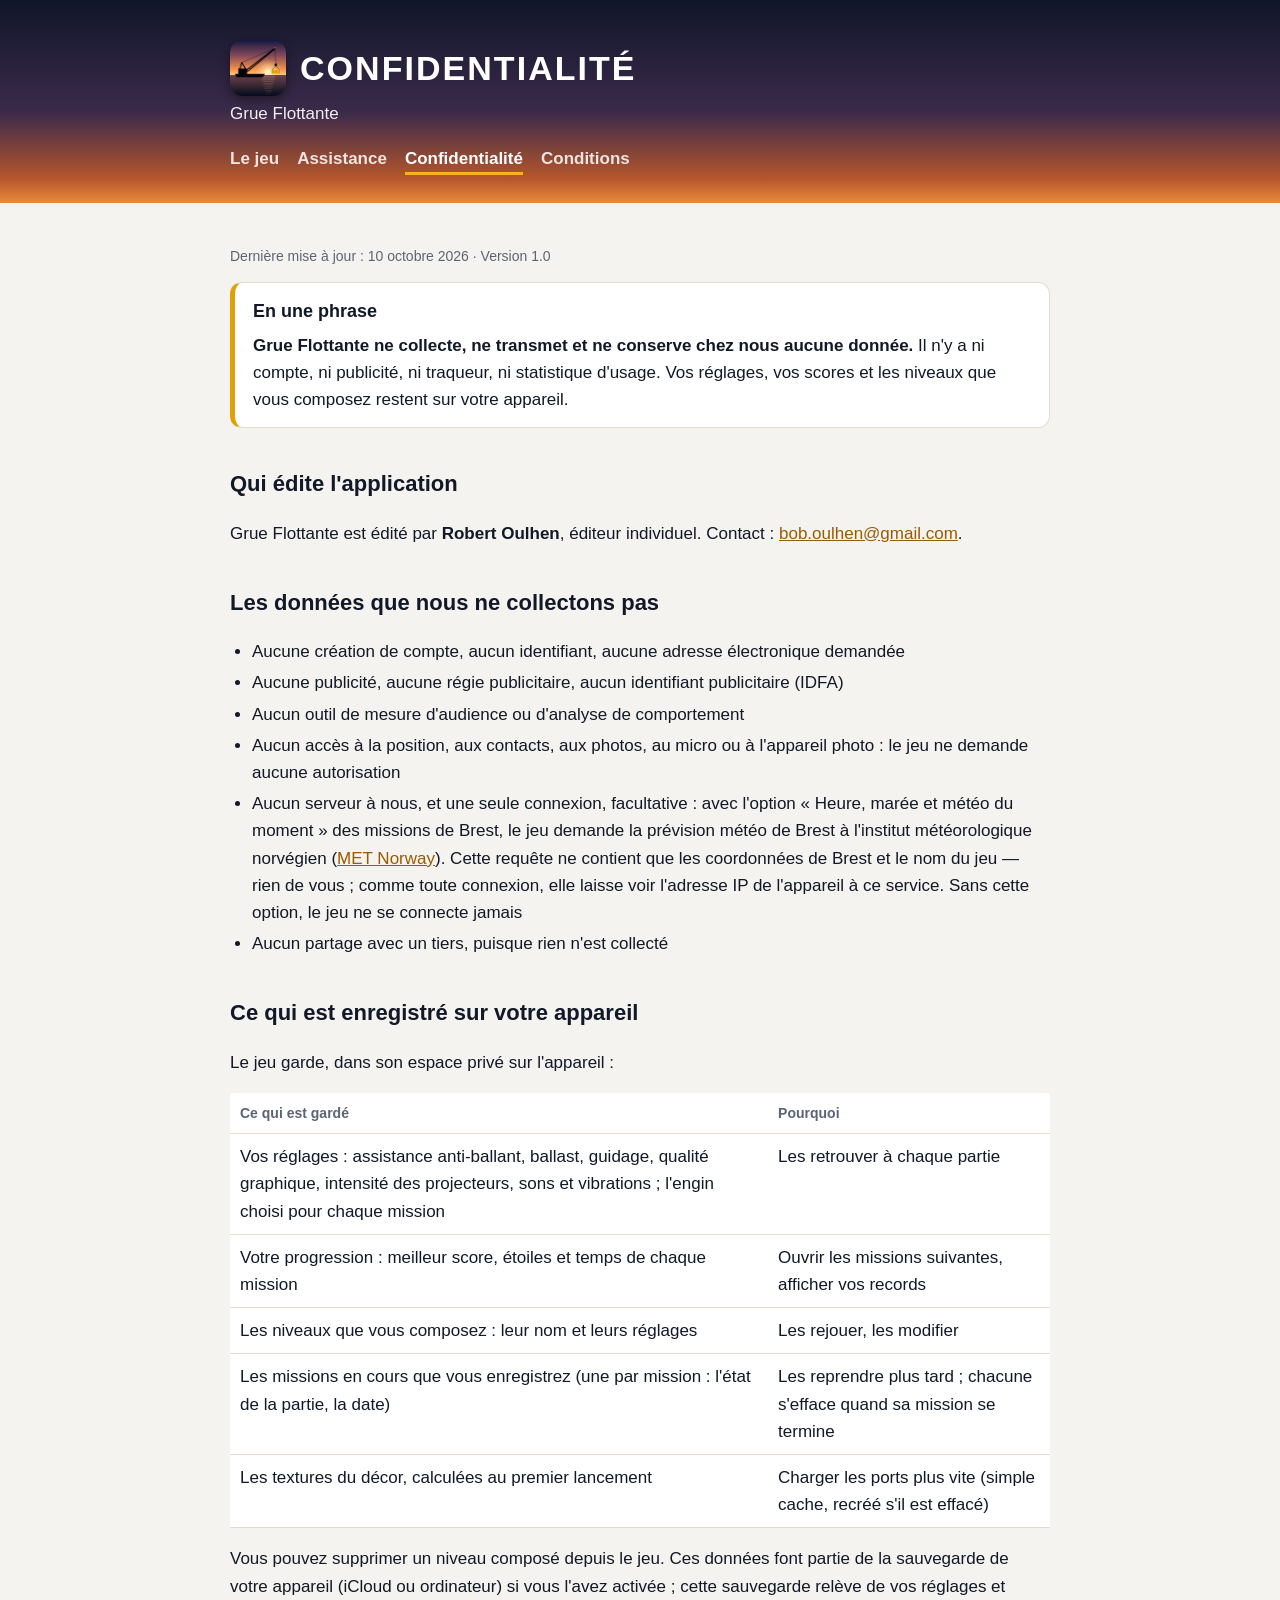
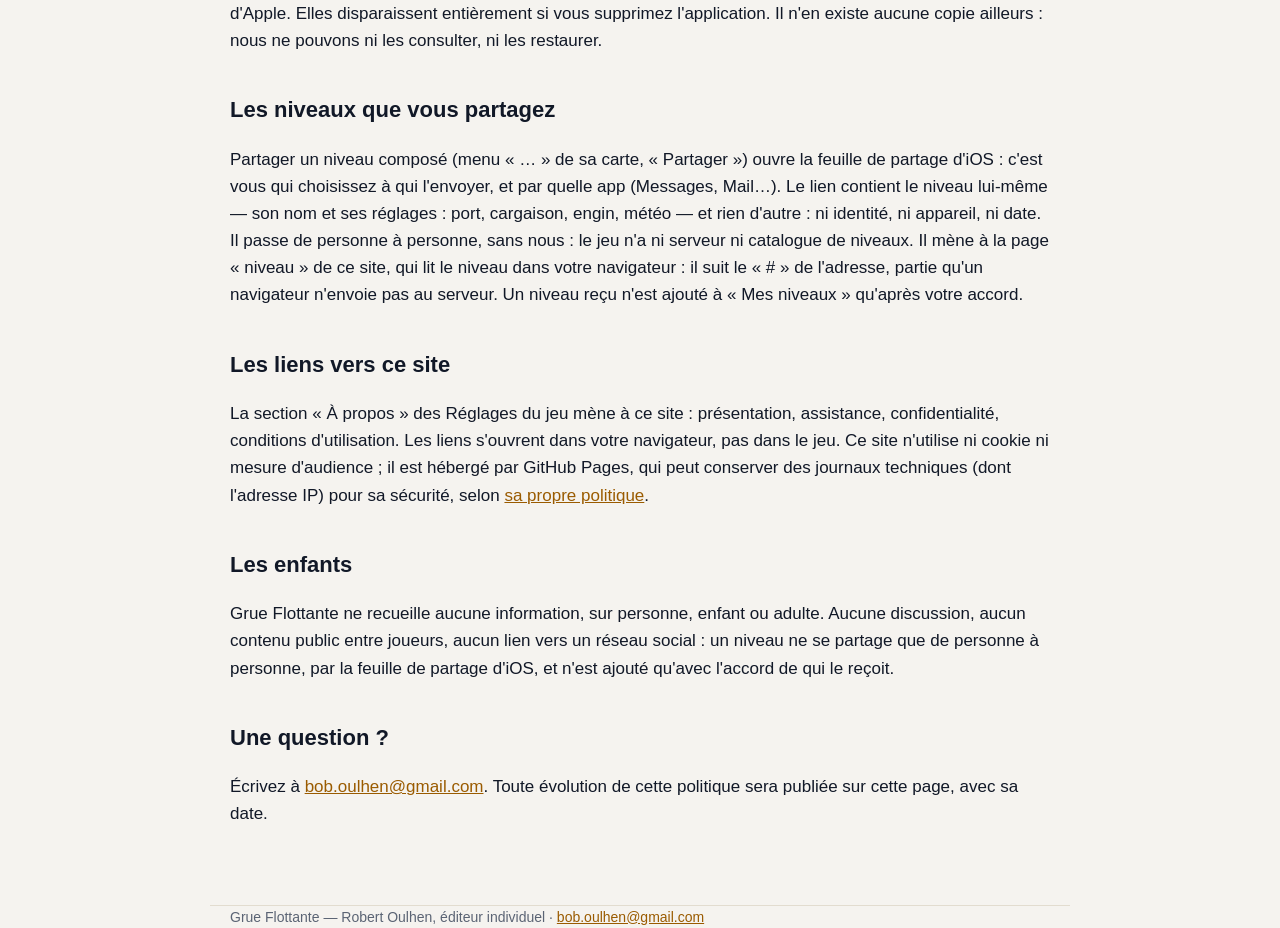
<file: confidentialite.html>
<!doctype html>
<html lang="fr">
<head>
<meta charset="utf-8">
<meta name="viewport" content="width=device-width, initial-scale=1">
<title>Confidentialité — Grue Flottante</title>
<meta name="description" content="Politique de confidentialité de Grue Flottante : aucune donnée collectée, aucun compte. Réglages, scores et niveaux composés restent sur l'appareil ; une seule connexion facultative, la météo de Brest.">
<link rel="icon" href="images/icone.png">
<link rel="apple-touch-icon" href="images/icone.png">
<link rel="stylesheet" href="style.css">
</head>
<body>
<header class="bandeau">
  <div class="dedans">
    <h1><img class="icone" src="images/icone.png" alt="" width="56" height="56">CONFIDENTIALITÉ</h1>
    <p class="accroche">Grue Flottante</p>
    <nav>
      <a href="index.html">Le jeu</a>
      <a href="assistance.html">Assistance</a>
      <a href="confidentialite.html" aria-current="page">Confidentialité</a>
      <a href="conditions.html">Conditions</a>
    </nav>
  </div>
</header>
<main class="dedans">
  <p class="date">Dernière mise à jour : 10 octobre 2026 · Version 1.0</p>

  <div class="encadre">
    <h3>En une phrase</h3>
    <p><strong>Grue Flottante ne collecte, ne transmet et ne conserve chez nous aucune donnée.</strong> Il
    n'y a ni compte, ni publicité, ni traqueur, ni statistique d'usage. Vos réglages, vos scores et les
    niveaux que vous composez restent sur votre appareil.</p>
  </div>

  <h2>Qui édite l'application</h2>
  <p>Grue Flottante est édité par <strong>Robert Oulhen</strong>, éditeur individuel.
  Contact : <a href="mailto:bob.oulhen@gmail.com">bob.oulhen@gmail.com</a>.</p>

  <h2>Les données que nous ne collectons pas</h2>
  <ul>
    <li>Aucune création de compte, aucun identifiant, aucune adresse électronique demandée</li>
    <li>Aucune publicité, aucune régie publicitaire, aucun identifiant publicitaire (IDFA)</li>
    <li>Aucun outil de mesure d'audience ou d'analyse de comportement</li>
    <li>Aucun accès à la position, aux contacts, aux photos, au micro ou à l'appareil photo : le jeu ne
    demande aucune autorisation</li>
    <li>Aucun serveur à nous, et une seule connexion, facultative : avec l'option « Heure, marée et météo
    du moment » des missions de Brest, le jeu demande la prévision météo de Brest à l'institut
    météorologique norvégien (<a href="https://api.met.no/">MET Norway</a>). Cette requête ne contient
    que les coordonnées de Brest et le nom du jeu — rien de vous ; comme toute connexion, elle laisse voir
    l'adresse IP de l'appareil à ce service. Sans cette option, le jeu ne se connecte jamais</li>
    <li>Aucun partage avec un tiers, puisque rien n'est collecté</li>
  </ul>

  <h2>Ce qui est enregistré sur votre appareil</h2>
  <p>Le jeu garde, dans son espace privé sur l'appareil :</p>
  <table>
    <tr><th>Ce qui est gardé</th><th>Pourquoi</th></tr>
    <tr><td>Vos réglages : assistance anti-ballant, ballast, guidage, qualité graphique, intensité des
    projecteurs, sons et vibrations ; l'engin choisi pour chaque mission</td><td>Les retrouver à chaque partie</td></tr>
    <tr><td>Votre progression : meilleur score, étoiles et temps de chaque mission</td><td>Ouvrir les
    missions suivantes, afficher vos records</td></tr>
    <tr><td>Les niveaux que vous composez : leur nom et leurs réglages</td><td>Les rejouer, les
    modifier</td></tr>
    <tr><td>Les missions en cours que vous enregistrez (une par mission : l'état de la partie, la date)</td>
    <td>Les reprendre plus tard ; chacune s'efface quand sa mission se termine</td></tr>
    <tr><td>Les textures du décor, calculées au premier lancement</td><td>Charger les ports plus vite (simple
    cache, recréé s'il est effacé)</td></tr>
  </table>
  <p>Vous pouvez supprimer un niveau composé depuis le jeu. Ces données font partie de la sauvegarde de
  votre appareil (iCloud ou ordinateur) si vous l'avez activée ; cette sauvegarde relève de vos réglages
  et d'Apple. Elles disparaissent entièrement si vous supprimez l'application. Il n'en existe aucune copie
  ailleurs : nous ne pouvons ni les consulter, ni les restaurer.</p>

  <h2>Les niveaux que vous partagez</h2>
  <p>Partager un niveau composé (menu « … » de sa carte, « Partager ») ouvre la feuille de partage
  d'iOS : c'est vous qui choisissez à qui l'envoyer, et par quelle app (Messages, Mail…). Le lien
  contient le niveau lui-même — son nom et ses réglages : port, cargaison, engin, météo — et rien
  d'autre : ni identité, ni appareil, ni date. Il passe de personne à personne, sans nous : le jeu n'a
  ni serveur ni catalogue de niveaux. Il mène à la page « niveau » de ce site, qui lit le niveau dans
  votre navigateur : il suit le « # » de l'adresse, partie qu'un navigateur n'envoie pas au serveur.
  Un niveau reçu n'est ajouté à « Mes niveaux » qu'après votre accord.</p>

  <h2>Les liens vers ce site</h2>
  <p>La section « À propos » des Réglages du jeu mène à ce site : présentation, assistance,
  confidentialité, conditions d'utilisation. Les liens s'ouvrent dans votre navigateur, pas dans le jeu.
  Ce site n'utilise ni cookie ni mesure d'audience ; il est hébergé par GitHub Pages, qui peut conserver
  des journaux techniques (dont l'adresse IP) pour sa sécurité, selon
  <a href="https://docs.github.com/fr/site-policy/privacy-policies/github-general-privacy-statement">sa
  propre politique</a>.</p>

  <h2>Les enfants</h2>
  <p>Grue Flottante ne recueille aucune information, sur personne, enfant ou adulte. Aucune discussion,
  aucun contenu public entre joueurs, aucun lien vers un réseau social : un niveau ne se partage que de
  personne à personne, par la feuille de partage d'iOS, et n'est ajouté qu'avec l'accord de qui le reçoit.</p>

  <h2>Une question ?</h2>
  <p>Écrivez à <a href="mailto:bob.oulhen@gmail.com">bob.oulhen@gmail.com</a>. Toute évolution de cette
  politique sera publiée sur cette page, avec sa date.</p>
</main>
<footer class="dedans">Grue Flottante — Robert Oulhen, éditeur individuel · <a href="mailto:bob.oulhen@gmail.com">bob.oulhen@gmail.com</a></footer>
</body>
</html>
</file>
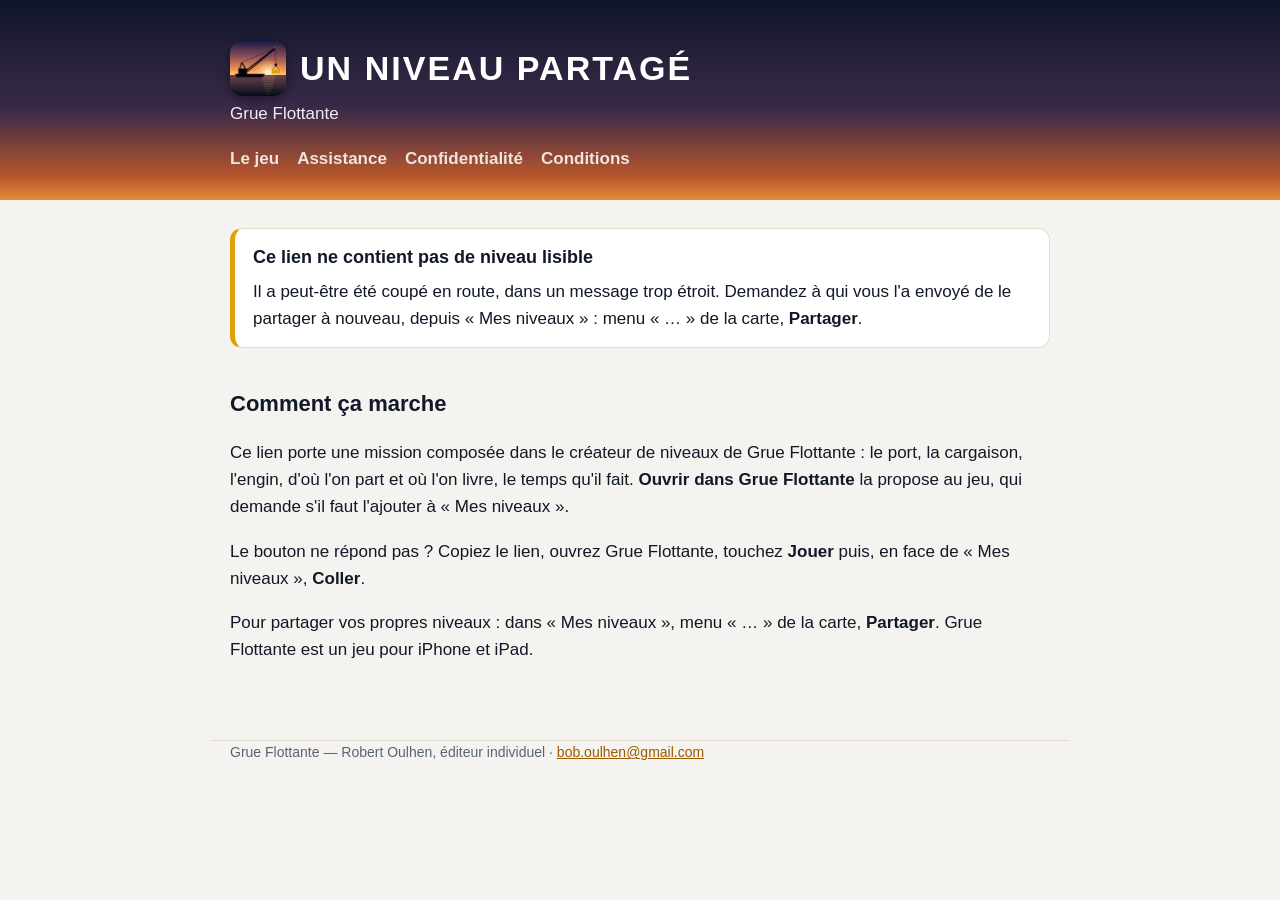
<file: niveau.html>
<!doctype html>
<html lang="fr">
<head>
<meta charset="utf-8">
<meta name="viewport" content="width=device-width, initial-scale=1">
<title>Un niveau pour Grue Flottante</title>
<meta name="description" content="Une mission composée dans Grue Flottante, partagée par un joueur : ouvrez-la dans le jeu pour l'ajouter à « Mes niveaux ».">
<link rel="icon" href="images/icone.png">
<link rel="apple-touch-icon" href="images/icone.png">
<link rel="stylesheet" href="style.css">
<style>
  .niveau { margin-top: 6px; }
  .niveau h2 { margin: 0 0 4px; }
  .niveau .resume { color: var(--doux); margin: 0 0 18px; }
  .actions { display: flex; flex-wrap: wrap; gap: 12px; margin: 8px 0 4px; }
  .bouton { display: inline-block; padding: 12px 22px; border-radius: 999px; font-weight: 700; text-decoration: none;
            border: 2px solid var(--ambre); background: var(--ambre); color: #10162a; font-size: 17px; cursor: pointer;
            font-family: inherit; }
  .bouton.second { background: transparent; color: var(--encre); }
  .copie { color: var(--doux); font-size: 14px; min-height: 1.4em; margin: 6px 0 0; }
</style>
</head>
<body>
<header class="bandeau">
  <div class="dedans">
    <h1><img class="icone" src="images/icone.png" alt="" width="56" height="56">UN NIVEAU PARTAGÉ</h1>
    <p class="accroche">Grue Flottante</p>
    <nav>
      <a href="index.html">Le jeu</a>
      <a href="assistance.html">Assistance</a>
      <a href="confidentialite.html">Confidentialité</a>
      <a href="conditions.html">Conditions</a>
    </nav>
  </div>
</header>
<main class="dedans">
  <!-- Le niveau suit le « # » de l'adresse : il ne quitte pas le navigateur. -->
  <div class="encadre niveau" id="niveau" hidden>
    <h2 id="titre"></h2>
    <p class="resume" id="resume"></p>
    <div class="actions">
      <a class="bouton" id="ouvrir" href="#">Ouvrir dans Grue Flottante</a>
      <button class="bouton second" id="copier" type="button">Copier le lien</button>
    </div>
    <p class="copie" id="copie" aria-live="polite"></p>
  </div>

  <div class="encadre" id="rien" hidden>
    <h3>Ce lien ne contient pas de niveau lisible</h3>
    <p>Il a peut-être été coupé en route, dans un message trop étroit. Demandez à qui vous l'a envoyé de
    le partager à nouveau, depuis « Mes niveaux » : menu « … » de la carte, <strong>Partager</strong>.</p>
  </div>

  <noscript><div class="encadre"><p>Activez JavaScript pour voir ce niveau, ou copiez l'adresse de cette
  page et collez-la dans le jeu : Jouer › Mes niveaux › <strong>Coller</strong>.</p></div></noscript>

  <h2>Comment ça marche</h2>
  <p>Ce lien porte une mission composée dans le créateur de niveaux de Grue Flottante : le port, la
  cargaison, l'engin, d'où l'on part et où l'on livre, le temps qu'il fait. <strong>Ouvrir dans Grue
  Flottante</strong> la propose au jeu, qui demande s'il faut l'ajouter à « Mes niveaux ».</p>
  <p>Le bouton ne répond pas ? Copiez le lien, ouvrez Grue Flottante, touchez <strong>Jouer</strong>
  puis, en face de « Mes niveaux », <strong>Coller</strong>.</p>
  <p>Pour partager vos propres niveaux : dans « Mes niveaux », menu « … » de la carte,
  <strong>Partager</strong>. Grue Flottante est un jeu pour iPhone et iPad.</p>
</main>
<footer class="dedans">Grue Flottante — Robert Oulhen, éditeur individuel · <a href="mailto:bob.oulhen@gmail.com">bob.oulhen@gmail.com</a></footer>
<script>
// Le code : JSON compressé (deflate brut) puis base64 « URL », comme le fait le jeu.
async function lire(code) {
  const b64 = code.replace(/-/g, "+").replace(/_/g, "/") + "===".slice((code.length + 3) % 4);
  const octets = Uint8Array.from(atob(b64), c => c.charCodeAt(0));
  const flux = new Blob([octets]).stream().pipeThrough(new DecompressionStream("deflate-raw"));
  return JSON.parse(await new Response(flux).text());
}

(async () => {
  const code = (location.hash.slice(1).match(/^[A-Za-z0-9_-]+/) || [""])[0];
  try {
    if (code.length < 16) throw new Error("vide");
    const n = await lire(code);
    document.getElementById("titre").textContent = "« " + n.titre + " »";
    document.getElementById("resume").textContent = n.resume;
    document.title = n.titre + " — Grue Flottante";
    document.getElementById("ouvrir").href = "grueflottante://niveau#" + code;
    document.getElementById("niveau").hidden = false;
  } catch (e) {
    document.getElementById("rien").hidden = false;
  }
  document.getElementById("copier").addEventListener("click", async () => {
    const msg = document.getElementById("copie");
    try {
      await navigator.clipboard.writeText(location.href);
      msg.textContent = "Lien copié : collez-le dans le jeu (Jouer › Mes niveaux › Coller).";
    } catch (e) {
      msg.textContent = "Copie impossible ici : copiez l'adresse de la page.";
    }
  });
})();
</script>
</body>
</html>
</file>
<file: style.css>
:root { --encre: #111827; --doux: #5b6474; --fond: #f5f3ef; --carte: #ffffff; --trait: #e2dccf;
        --ambre: #e0a106; --lien: #9a5b00; --nuit: #10162a; }
@media (prefers-color-scheme: dark) {
  :root { --encre: #ece8e1; --doux: #8d939e; --fond: #0b0f1a; --carte: #141a29; --trait: #283044;
          --ambre: #f5b31c; --lien: #ffc94d; }
}
* { box-sizing: border-box; }
body { margin: 0; background: var(--fond); color: var(--encre);
       font: 17px/1.6 -apple-system, BlinkMacSystemFont, "Segoe UI", sans-serif; }
/* Le bandeau reprend le couchant de l'icône : nuit en haut, horizon orangé en bas. */
.bandeau { background: linear-gradient(180deg, #10162a 0%, #3a2a4a 55%, #b5562c 88%, #e98a3a 100%);
           color: #fff; padding: 40px 0 28px; }
.dedans { max-width: 860px; margin: 0 auto; padding: 0 20px; }
h1 { margin: 0; font-size: 34px; letter-spacing: .06em; display: flex; align-items: center; gap: 14px; }
.icone { width: 56px; height: 56px; border-radius: 13px; box-shadow: 0 3px 10px rgba(0,0,0,.4); flex: none; }
.accroche { margin: 4px 0 18px; opacity: .92; }
nav { display: flex; gap: 18px; flex-wrap: wrap; }
nav a { color: #fff; text-decoration: none; font-weight: 600; opacity: .85; }
nav a[aria-current="page"] { opacity: 1; border-bottom: 3px solid #f5b31c; }
main.dedans { padding-top: 28px; padding-bottom: 60px; }
h2 { margin-top: 38px; font-size: 22px; }
h3 { margin-bottom: 4px; font-size: 18px; }
h3 + p { margin-top: 0; }
a { color: var(--lien); }
.date { color: var(--doux); font-size: 14px; }
.encadre { background: var(--carte); border: 1px solid var(--trait); border-left: 5px solid var(--ambre);
           border-radius: 12px; padding: 14px 18px; }
.encadre h3 { margin: 0 0 6px; }
.encadre p { margin: 0; }
.encadre p + p { margin-top: 8px; }
ul { padding-left: 22px; }
li { margin: 4px 0; }
table { width: 100%; border-collapse: collapse; margin: 12px 0; background: var(--carte); }
th, td { text-align: left; padding: 9px 10px; border-bottom: 1px solid var(--trait); vertical-align: top; }
th { font-size: 14px; color: var(--doux); }
footer { color: var(--doux); font-size: 14px; border-top: 1px solid var(--trait); padding: 18px 20px 40px; }
/* Le jeu se joue à l'horizontale : deux captures par rangée, une seule sur un téléphone. */
.galerie { display: grid; grid-template-columns: repeat(2, 1fr); gap: 16px; margin: 28px 0 8px; }
.galerie figure { margin: 0; text-align: center; }
.galerie img { width: 100%; height: auto; display: block; border-radius: 14px; border: 1px solid var(--trait);
               box-shadow: 0 6px 18px rgba(16,22,42,.18); }
figcaption { margin-top: 8px; font-size: 14px; color: var(--doux); line-height: 1.3; }
@media (max-width: 620px) {
  .galerie { grid-template-columns: 1fr; }
  h1 { font-size: 28px; }
  .icone { width: 46px; height: 46px; border-radius: 11px; }
}
</file>
